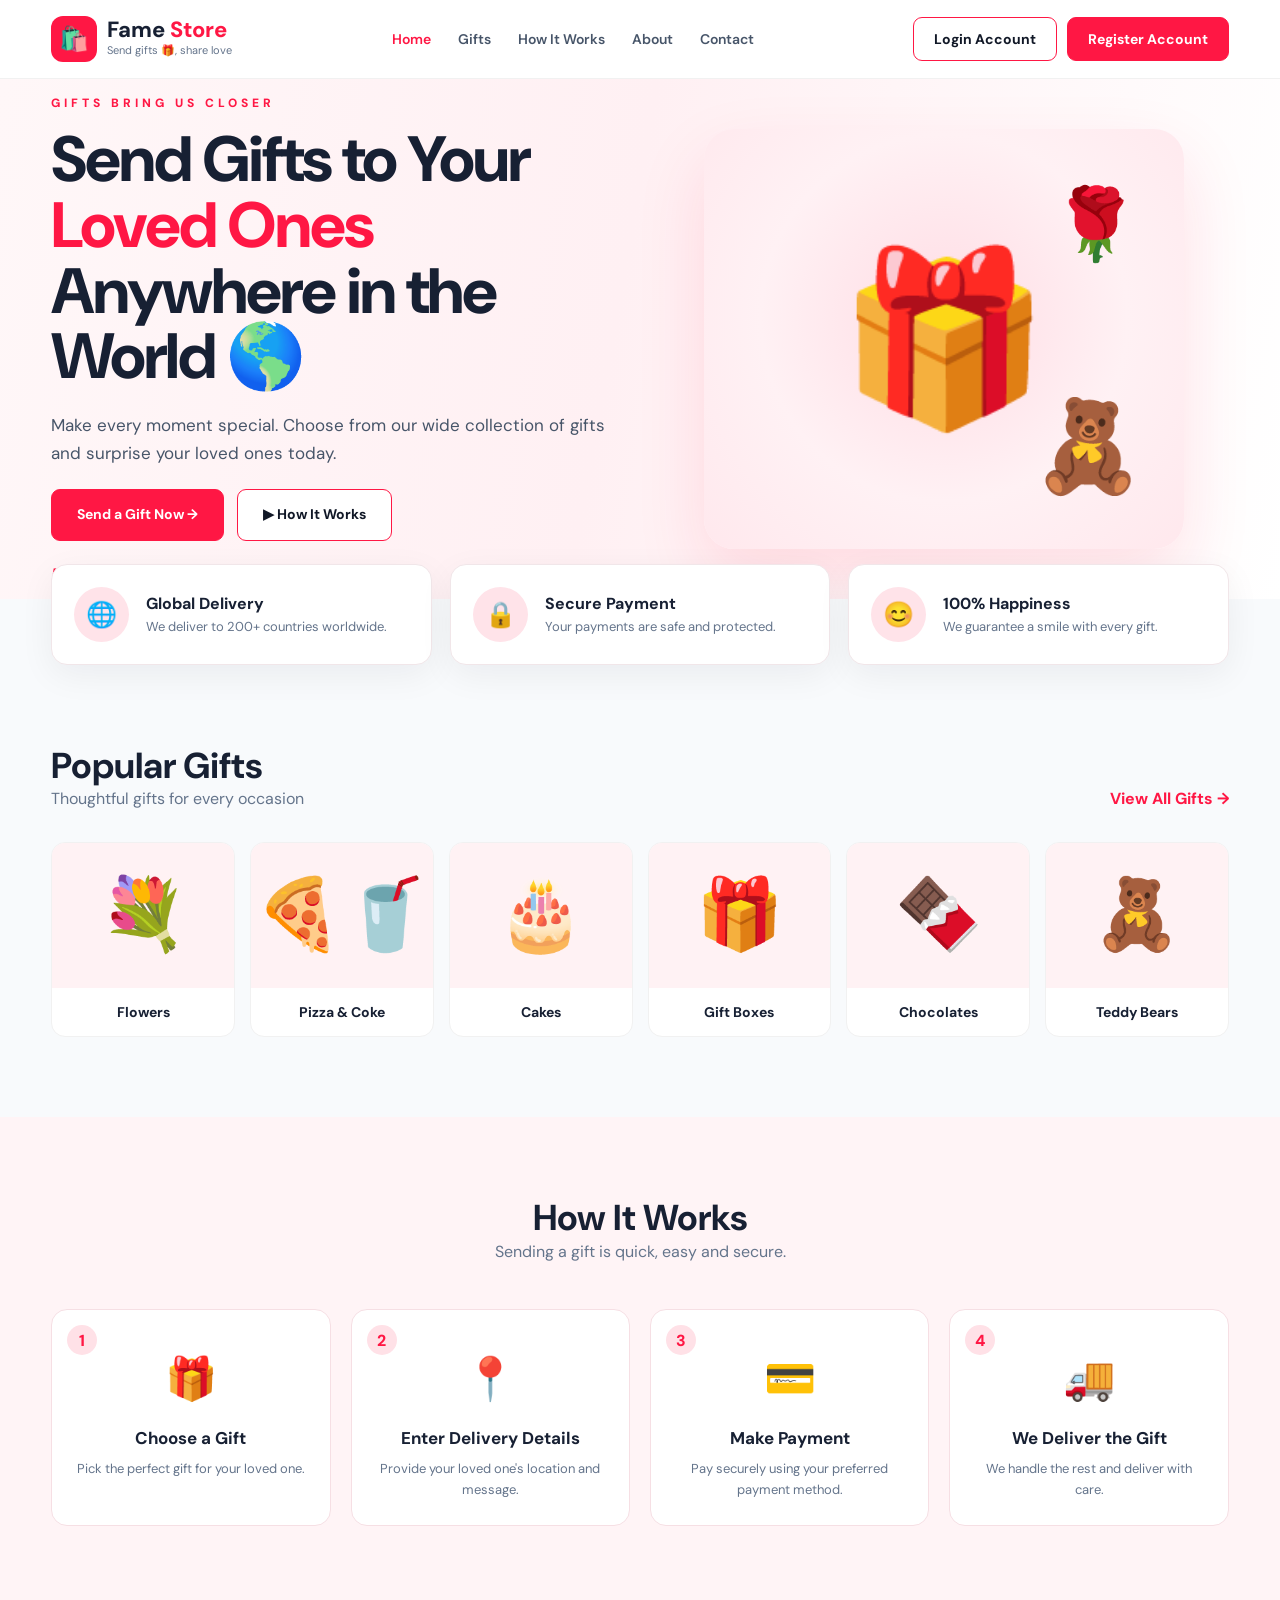
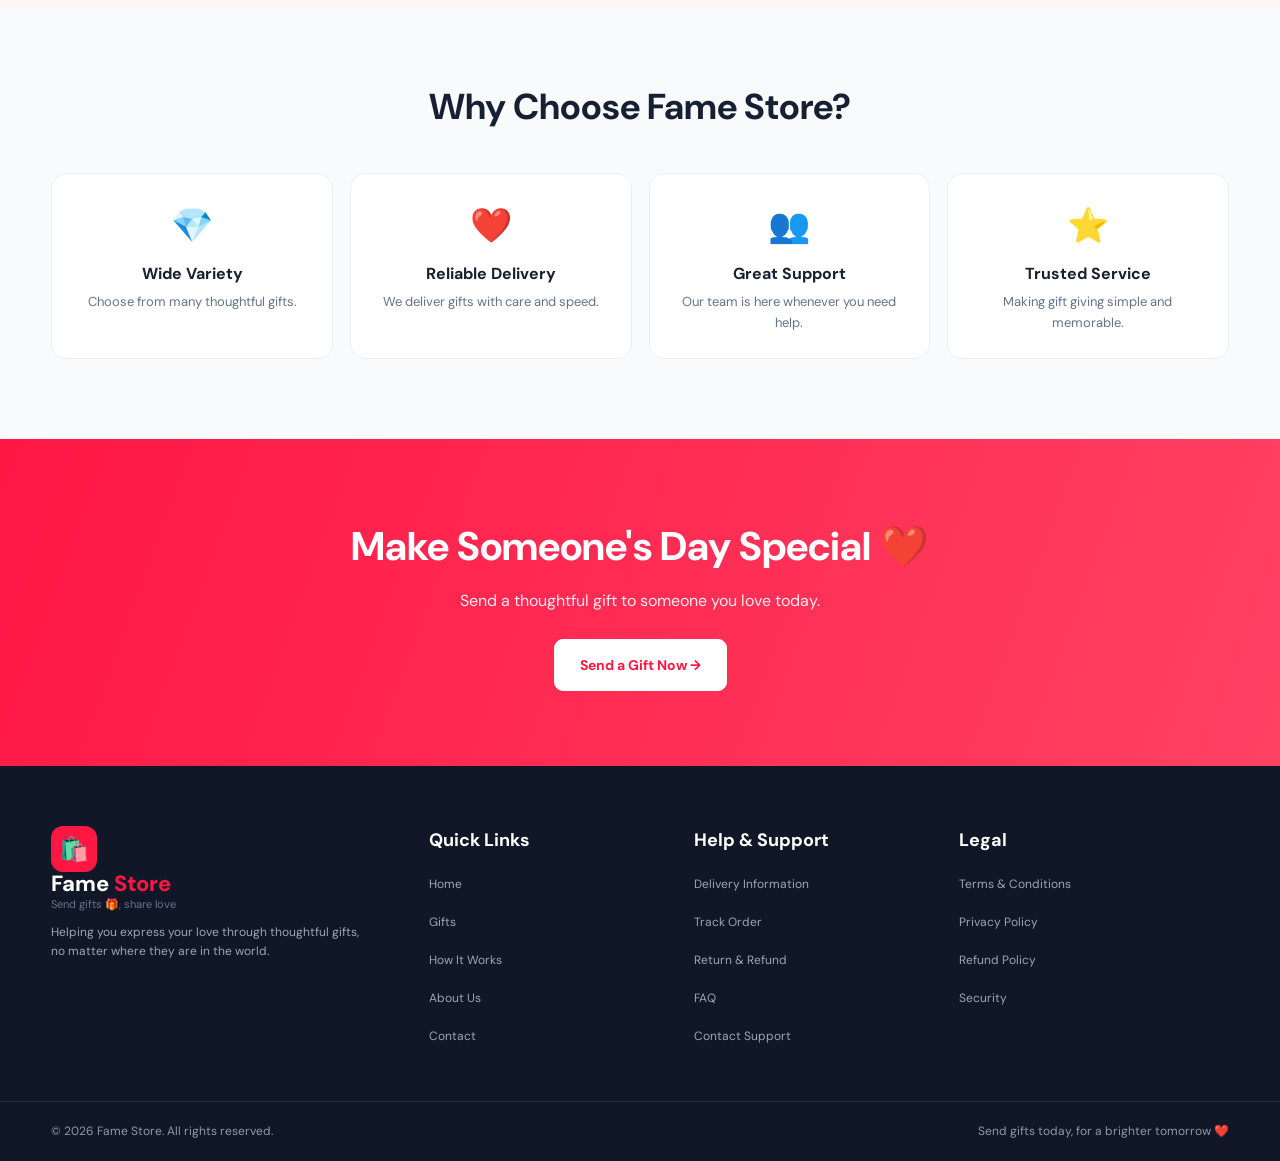
<file: index.html>
<!DOCTYPE html>
<html lang="en">
<head>
    <meta charset="UTF-8">
    <meta name="viewport" content="width=device-width, initial-scale=1.0">

    <title>Fame Store | Send Gifts, Share Love</title>

    <meta
        name="description"
        content="Send gifts to your loved ones anywhere in the world with Fame Store."
    >

    <link rel="stylesheet" href="style.css">

    <!-- Google Font -->
    <link rel="preconnect" href="https://fonts.googleapis.com">
    <link rel="preconnect" href="https://fonts.gstatic.com" crossorigin>
    <link
        href="https://fonts.googleapis.com/css2?family=DM+Sans:wght@400;500;600;700&display=swap"
        rel="stylesheet"
    >
</head>

<body>

    <!-- ================= HEADER ================= -->

    <header class="header">

        <div class="container nav">

            <a href="index.html" class="logo">
                <span class="logo-icon">🛍️</span>

                <div>
                    <strong>Fame <span>Store</span></strong>
                    <small>Send gifts 🎁, share love</small>
                </div>
            </a>

            <nav class="nav-links">
                <a href="index.html" class="active">Home</a>
                <a href="gifts.html">Gifts</a>
                <a href="#how-it-works">How It Works</a>
                <a href="about.html">About</a>
                <a href="contact.html">Contact</a>
            </nav>

            <div class="nav-actions">

                <a href="login.html" class="btn btn-outline">
                    Login Account
                </a>

                <a href="register.html" class="btn btn-primary">
                    Register Account
                </a>

            </div>

            <button class="menu-btn" id="menuBtn">
                ☰
            </button>

        </div>

    </header>


    <!-- ================= MOBILE MENU ================= -->

    <div class="mobile-menu" id="mobileMenu">

        <a href="index.html">Home</a>
        <a href="gifts.html">Gifts</a>
        <a href="#how-it-works">How It Works</a>
        <a href="about.html">About</a>
        <a href="contact.html">Contact</a>

        <div class="mobile-buttons">

            <a href="login.html" class="btn btn-outline">
                Login Account
            </a>

            <a href="register.html" class="btn btn-primary">
                Register Account
            </a>

        </div>

    </div>


    <!-- ================= HERO ================= -->

    <main>

        <section class="hero">

            <div class="container hero-content">

                <div class="hero-text">

                    <span class="hero-label">
                        GIFTS BRING US CLOSER
                    </span>

                    <h1>
                        Send Gifts to Your
                        <span>Loved Ones</span>
                        Anywhere in the World 🌎
                    </h1>

                    <p>
                        Make every moment special. Choose from our wide
                        collection of gifts and surprise your loved ones today.
                    </p>

                    <div class="hero-buttons">

                        <a href="gifts.html" class="btn btn-primary btn-large">
                            Send a Gift Now →
                        </a>

                        <a href="#how-it-works" class="btn btn-outline btn-large">
                            ▶ How It Works
                        </a>

                    </div>

                    <div class="hero-note">
                        More Gifts, Brighter Moments ❤️
                    </div>

                </div>


                <div class="hero-image">

                    <div class="gift-image-placeholder">

                        <div class="gift-emoji">
                            🎁
                        </div>

                        <div class="flower-emoji">
                            🌹
                        </div>

                        <div class="bear-emoji">
                            🧸
                        </div>

                    </div>

                </div>

            </div>

        </section>


        <!-- ================= TRUST FEATURES ================= -->

        <section class="trust-section">

            <div class="container trust-grid">

                <div class="trust-card">

                    <div class="trust-icon">
                        🌐
                    </div>

                    <div>
                        <h3>Global Delivery</h3>

                        <p>
                            We deliver to 200+ countries worldwide.
                        </p>
                    </div>

                </div>


                <div class="trust-card">

                    <div class="trust-icon">
                        🔒
                    </div>

                    <div>
                        <h3>Secure Payment</h3>

                        <p>
                            Your payments are safe and protected.
                        </p>
                    </div>

                </div>


                <div class="trust-card">

                    <div class="trust-icon">
                        😊
                    </div>

                    <div>
                        <h3>100% Happiness</h3>

                        <p>
                            We guarantee a smile with every gift.
                        </p>
                    </div>

                </div>

            </div>

        </section>


        <!-- ================= POPULAR GIFTS ================= -->

        <section class="gifts-section">

            <div class="container">

                <div class="section-heading">

                    <div>
                        <h2>Popular Gifts</h2>

                        <p>
                            Thoughtful gifts for every occasion
                        </p>
                    </div>

                    <a href="gifts.html">
                        View All Gifts →
                    </a>

                </div>


                <div class="gift-grid">

                    <a href="gifts.html?category=flowers" class="gift-card">
                        <div class="gift-card-image">💐</div>
                        <h3>Flowers</h3>
                    </a>

                    <a href="gifts.html?category=pizza" class="gift-card">
                        <div class="gift-card-image">🍕🥤</div>
                        <h3>Pizza & Coke</h3>
                    </a>

                    <a href="gifts.html?category=cakes" class="gift-card">
                        <div class="gift-card-image">🎂</div>
                        <h3>Cakes</h3>
                    </a>

                    <a href="gifts.html?category=gift-boxes" class="gift-card">
                        <div class="gift-card-image">🎁</div>
                        <h3>Gift Boxes</h3>
                    </a>

                    <a href="gifts.html?category=chocolates" class="gift-card">
                        <div class="gift-card-image">🍫</div>
                        <h3>Chocolates</h3>
                    </a>

                    <a href="gifts.html?category=teddy-bears" class="gift-card">
                        <div class="gift-card-image">🧸</div>
                        <h3>Teddy Bears</h3>
                    </a>

                </div>

            </div>

        </section>


        <!-- ================= HOW IT WORKS ================= -->

        <section class="how-section" id="how-it-works">

            <div class="container">

                <div class="section-title">

                    <h2>How It Works</h2>

                    <p>
                        Sending a gift is quick, easy and secure.
                    </p>

                </div>


                <div class="steps">

                    <div class="step">

                        <span class="step-number">1</span>

                        <div class="step-icon">
                            🎁
                        </div>

                        <h3>Choose a Gift</h3>

                        <p>
                            Pick the perfect gift for your loved one.
                        </p>

                    </div>


                    <div class="step">

                        <span class="step-number">2</span>

                        <div class="step-icon">
                            📍
                        </div>

                        <h3>Enter Delivery Details</h3>

                        <p>
                            Provide your loved one's location and message.
                        </p>

                    </div>


                    <div class="step">

                        <span class="step-number">3</span>

                        <div class="step-icon">
                            💳
                        </div>

                        <h3>Make Payment</h3>

                        <p>
                            Pay securely using your preferred payment method.
                        </p>

                    </div>


                    <div class="step">

                        <span class="step-number">4</span>

                        <div class="step-icon">
                            🚚
                        </div>

                        <h3>We Deliver the Gift</h3>

                        <p>
                            We handle the rest and deliver with care.
                        </p>

                    </div>

                </div>

            </div>

        </section>


        <!-- ================= WHY FAME STORE ================= -->

        <section class="why-section">

            <div class="container">

                <div class="section-title">

                    <h2>Why Choose Fame Store?</h2>

                </div>


                <div class="why-grid">

                    <div class="why-card">
                        <div>💎</div>
                        <h3>Wide Variety</h3>
                        <p>Choose from many thoughtful gifts.</p>
                    </div>

                    <div class="why-card">
                        <div>❤️</div>
                        <h3>Reliable Delivery</h3>
                        <p>We deliver gifts with care and speed.</p>
                    </div>

                    <div class="why-card">
                        <div>👥</div>
                        <h3>Great Support</h3>
                        <p>Our team is here whenever you need help.</p>
                    </div>

                    <div class="why-card">
                        <div>⭐</div>
                        <h3>Trusted Service</h3>
                        <p>Making gift giving simple and memorable.</p>
                    </div>

                </div>

            </div>

        </section>


        <!-- ================= CTA ================= -->

        <section class="cta-section">

            <div class="container cta-content">

                <h2>
                    Make Someone's Day Special ❤️
                </h2>

                <p>
                    Send a thoughtful gift to someone you love today.
                </p>

                <a href="gifts.html" class="btn btn-primary btn-large">
                    Send a Gift Now →
                </a>

            </div>

        </section>

    </main>


    <!-- ================= FOOTER ================= -->

    <footer class="footer">

        <div class="container footer-grid">

            <div class="footer-brand">

                <a href="index.html" class="logo">
                    <span class="logo-icon">🛍️</span>

                    <div>
                        <strong>Fame <span>Store</span></strong>
                        <small>Send gifts 🎁, share love</small>
                    </div>
                </a>

                <p>
                    Helping you express your love through thoughtful gifts,
                    no matter where they are in the world.
                </p>

            </div>


            <div class="footer-column">

                <h3>Quick Links</h3>

                <a href="index.html">Home</a>
                <a href="gifts.html">Gifts</a>
                <a href="#how-it-works">How It Works</a>
                <a href="about.html">About Us</a>
                <a href="contact.html">Contact</a>

            </div>


            <div class="footer-column">

                <h3>Help & Support</h3>

                <a href="delivery.html">Delivery Information</a>
                <a href="track-order.html">Track Order</a>
                <a href="refund.html">Return & Refund</a>
                <a href="faq.html">FAQ</a>
                <a href="support.html">Contact Support</a>

            </div>


            <div class="footer-column">

                <h3>Legal</h3>

                <a href="terms.html">Terms & Conditions</a>
                <a href="privacy.html">Privacy Policy</a>
                <a href="refund.html">Refund Policy</a>
                <a href="security.html">Security</a>

            </div>

        </div>


        <div class="footer-bottom">

            <p>
                © 2026 Fame Store. All rights reserved.
            </p>

            <p>
                Send gifts today, for a brighter tomorrow ❤️
            </p>

        </div>

    </footer>


    <!-- ================= JAVASCRIPT ================= -->

    <script>

        const menuBtn = document.getElementById("menuBtn");
        const mobileMenu = document.getElementById("mobileMenu");

        menuBtn.addEventListener("click", () => {
            mobileMenu.classList.toggle("show");
        });

    </script>

</body>
</html>
</file>
<file: style.css>
* {
    margin: 0;
    padding: 0;
    box-sizing: border-box;
}

html {
    scroll-behavior: smooth;
}

body {
    font-family: "DM Sans", sans-serif;
    background: #ffffff;
    color: #111827;
    line-height: 1.6;
}

a {
    text-decoration: none;
    color: inherit;
}

button {
    font-family: inherit;
}

.container {
    width: min(1180px, 92%);
    margin: 0 auto;
}


/* ================= HEADER ================= */

.header {
    position: sticky;
    top: 0;
    z-index: 1000;
    background: rgba(255, 255, 255, 0.96);
    border-bottom: 1px solid #f1f1f1;
    backdrop-filter: blur(12px);
}

.nav {
    min-height: 78px;
    display: flex;
    align-items: center;
    justify-content: space-between;
    gap: 25px;
}

.logo {
    display: flex;
    align-items: center;
    gap: 10px;
}

.logo-icon {
    width: 46px;
    height: 46px;
    display: grid;
    place-items: center;
    background: #ff1744;
    border-radius: 12px;
    font-size: 24px;
}

.logo strong {
    display: block;
    font-size: 22px;
    font-weight: 800;
    line-height: 1.1;
}

.logo strong span {
    color: #ff1744;
}

.logo small {
    display: block;
    font-size: 11px;
    color: #64748b;
}

.nav-links {
    display: flex;
    align-items: center;
    gap: 27px;
}

.nav-links a {
    font-size: 14px;
    font-weight: 600;
    color: #475569;
    transition: 0.3s;
}

.nav-links a:hover,
.nav-links a.active {
    color: #ff1744;
}

.nav-actions {
    display: flex;
    align-items: center;
    gap: 10px;
}


/* ================= BUTTONS ================= */

.btn {
    display: inline-flex;
    align-items: center;
    justify-content: center;
    min-height: 44px;
    padding: 0 20px;
    border-radius: 9px;
    font-size: 14px;
    font-weight: 700;
    transition: 0.3s ease;
    cursor: pointer;
}

.btn-primary {
    background: #ff1744;
    color: white;
    border: 1px solid #ff1744;
}

.btn-primary:hover {
    background: #e90035;
    transform: translateY(-2px);
    box-shadow: 0 10px 25px rgba(255, 23, 68, 0.22);
}

.btn-outline {
    background: white;
    color: #111827;
    border: 1px solid #ff1744;
}

.btn-outline:hover {
    background: #fff1f4;
    color: #ff1744;
}

.btn-large {
    min-height: 52px;
    padding: 0 25px;
}

.menu-btn {
    display: none;
    border: none;
    background: transparent;
    font-size: 26px;
    cursor: pointer;
}


/* ================= MOBILE MENU ================= */

.mobile-menu {
    display: none;
    padding: 20px 5%;
    background: white;
    border-bottom: 1px solid #eee;
}

.mobile-menu a {
    display: block;
    padding: 12px 0;
    font-weight: 600;
}

.mobile-buttons {
    display: flex;
    gap: 10px;
    margin-top: 10px;
}

.mobile-menu.show {
    display: block;
}


/* ================= HERO ================= */

.hero {
    background:
        linear-gradient(
            100deg,
            #fff7f8 0%,
            #fff0f3 48%,
            #ffffff 100%
        );
    overflow: hidden;
}

.hero-content {
    min-height: 520px;
    display: grid;
    grid-template-columns: 1fr 1fr;
    align-items: center;
    gap: 40px;
}

.hero-label {
    display: inline-block;
    margin-bottom: 14px;
    color: #ff1744;
    font-size: 12px;
    font-weight: 800;
    letter-spacing: 4px;
}

.hero h1 {
    max-width: 650px;
    font-size: clamp(42px, 5vw, 67px);
    line-height: 1.03;
    letter-spacing: -2px;
    font-weight: 800;
}

.hero h1 span {
    color: #ff1744;
}

.hero p {
    max-width: 590px;
    margin: 22px 0;
    color: #475569;
    font-size: 17px;
}

.hero-buttons {
    display: flex;
    flex-wrap: wrap;
    gap: 13px;
}

.hero-note {
    margin-top: 20px;
    color: #ff1744;
    font-size: 18px;
    font-style: italic;
    font-weight: 600;
}

.hero-image {
    display: flex;
    justify-content: center;
}

.gift-image-placeholder {
    width: min(480px, 100%);
    height: 420px;
    position: relative;
    display: grid;
    place-items: center;
    border-radius: 30px;
    background:
        radial-gradient(circle at 50% 45%, #ffdce4, #fff1f4 55%, #ffe8ed);
    box-shadow: 0 30px 70px rgba(255, 23, 68, 0.12);
}

.gift-emoji {
    font-size: 170px;
    animation: float 4s ease-in-out infinite;
}

.flower-emoji {
    position: absolute;
    top: 40px;
    right: 45px;
    font-size: 70px;
}

.bear-emoji {
    position: absolute;
    bottom: 30px;
    right: 40px;
    font-size: 90px;
}

@keyframes float {

    0%,
    100% {
        transform: translateY(0);
    }

    50% {
        transform: translateY(-12px);
    }
}


/* ================= TRUST ================= */

.trust-section {
    margin-top: -35px;
    position: relative;
    z-index: 5;
}

.trust-grid {
    display: grid;
    grid-template-columns: repeat(3, 1fr);
    gap: 18px;
}

.trust-card {
    background: white;
    border: 1px solid #f1e6e9;
    border-radius: 16px;
    padding: 22px;
    display: flex;
    align-items: center;
    gap: 17px;
    box-shadow: 0 10px 35px rgba(15, 23, 42, 0.06);
}

.trust-icon {
    width: 55px;
    height: 55px;
    flex-shrink: 0;
    display: grid;
    place-items: center;
    border-radius: 50%;
    background: #ffe3e9;
    font-size: 25px;
}

.trust-card h3 {
    font-size: 16px;
}

.trust-card p {
    color: #64748b;
    font-size: 13px;
}


/* ================= SECTION HEADINGS ================= */

.gifts-section,
.why-section {
    padding: 80px 0;
}

.section-heading {
    display: flex;
    justify-content: space-between;
    align-items: end;
    margin-bottom: 30px;
}

.section-heading h2,
.section-title h2 {
    font-size: 36px;
    line-height: 1.15;
}

.section-heading p,
.section-title p {
    color: #64748b;
}

.section-heading > a {
    color: #ff1744;
    font-weight: 700;
}


/* ================= GIFTS ================= */

.gift-grid {
    display: grid;
    grid-template-columns: repeat(6, 1fr);
    gap: 15px;
}

.gift-card {
    overflow: hidden;
    border: 1px solid #f1f1f1;
    border-radius: 14px;
    background: white;
    transition: 0.3s ease;
    text-align: center;
}

.gift-card:hover {
    transform: translateY(-7px);
    box-shadow: 0 15px 35px rgba(15, 23, 42, 0.1);
}

.gift-card-image {
    height: 145px;
    display: grid;
    place-items: center;
    background: #fff2f4;
    font-size: 70px;
}

.gift-card h3 {
    padding: 13px 8px;
    font-size: 14px;
}


/* ================= HOW IT WORKS ================= */

.how-section {
    padding: 80px 0;
    background: #fff4f6;
}

.section-title {
    text-align: center;
    margin-bottom: 45px;
}

.steps {
    display: grid;
    grid-template-columns: repeat(4, 1fr);
    gap: 20px;
}

.step {
    position: relative;
    background: white;
    padding: 35px 22px 25px;
    border-radius: 16px;
    text-align: center;
    border: 1px solid #f6dfe4;
}

.step-number {
    position: absolute;
    top: 15px;
    left: 15px;
    width: 30px;
    height: 30px;
    display: grid;
    place-items: center;
    border-radius: 50%;
    background: #ffe1e7;
    color: #ff1744;
    font-weight: 800;
}

.step-icon {
    font-size: 42px;
    margin-bottom: 12px;
}

.step h3 {
    font-size: 17px;
    margin-bottom: 7px;
}

.step p {
    color: #64748b;
    font-size: 13px;
}


/* ================= WHY CHOOSE US ================= */

.why-grid {
    display: grid;
    grid-template-columns: repeat(4, 1fr);
    gap: 17px;
}

.why-card {
    padding: 25px 18px;
    border: 1px solid #eee;
    border-radius: 15px;
    background: white;
    text-align: center;
    transition: 0.3s;
}

.why-card:hover {
    border-color: #ffc3cf;
    transform: translateY(-4px);
}

.why-card > div {
    font-size: 34px;
    margin-bottom: 8px;
}

.why-card h3 {
    font-size: 16px;
    margin-bottom: 5px;
}

.why-card p {
    color: #64748b;
    font-size: 13px;
}


/* ================= CTA ================= */

.cta-section {
    padding: 75px 0;
    background: linear-gradient(110deg, #ff1744, #ff4164);
    color: white;
    text-align: center;
}

.cta-content h2 {
    font-size: 40px;
    margin-bottom: 10px;
}

.cta-content p {
    margin-bottom: 25px;
    opacity: 0.9;
}

.cta-section .btn-primary {
    background: white;
    color: #ff1744;
    border-color: white;
}

.cta-section .btn-primary:hover {
    background: #fff0f3;
}


/* ================= FOOTER ================= */

.footer {
    background: #101827;
    color: white;
    padding-top: 60px;
}

.footer-grid {
    display: grid;
    grid-template-columns: 1.5fr repeat(3, 1fr);
    gap: 45px;
    padding-bottom: 45px;
}

.footer .logo strong {
    color: white;
}

.footer-brand p {
    max-width: 320px;
    margin-top: 18px;
    color: #a9b2c1;
    font-size: 14px;
}

.footer-column {
    display: flex;
    flex-direction: column;
    gap: 10px;
}

.footer-column h3 {
    margin-bottom: 8px;
    font-size: 15px;
}

.footer-column a {
    color: #a9b2c1;
    font-size: 13px;
    transition: 0.3s;
}

.footer-column a:hover {
    color: #ff496b;
}

.footer-bottom {
    border-top: 1px solid #273143;
    padding: 20px 4%;
    display: flex;
    justify-content: space-between;
    gap: 20px;
    color: #8e99aa;
    font-size: 12px;
}


/* ================= RESPONSIVE ================= */

@media (max-width: 1000px) {

    .nav-links {
        display: none;
    }

    .menu-btn {
        display: block;
    }

    .hero-content {
        grid-template-columns: 1fr;
        padding: 70px 0;
    }

    .hero-text {
        text-align: center;
    }

    .hero-text p {
        margin-left: auto;
        margin-right: auto;
    }

    .hero-buttons {
        justify-content: center;
    }

    .hero-image {
        margin-top: 20px;
    }

    .gift-grid {
        grid-template-columns: repeat(3, 1fr);
    }

    .steps {
        grid-template-columns: repeat(2, 1fr);
    }

    .why-grid {
        grid-template-columns: repeat(2, 1fr);
    }

    .footer-grid {
        grid-template-columns: repeat(2, 1fr);
    }
}


@media (max-width: 700px) {

    .nav {
        min-height: 68px;
    }

    .nav-actions {
        display: none;
    }

    .logo strong {
        font-size: 19px;
    }

    .logo small {
        font-size: 9px;
    }

    .logo-icon {
        width: 40px;
        height: 40px;
        font-size: 20px;
    }

    .hero-content {
        padding: 55px 0;
    }

    .hero h1 {
        font-size: 42px;
        letter-spacing: -1.5px;
    }

    .hero p {
        font-size: 15px;
    }

    .gift-image-placeholder {
        height: 320px;
    }

    .gift-emoji {
        font-size: 120px;
    }

    .flower-emoji {
        font-size: 50px;
    }

    .bear-emoji {
        font-size: 65px;
    }

    .trust-section {
        margin-top: 0;
        padding-top: 20px;
    }

    .trust-grid {
        grid-template-columns: 1fr;
    }

    .section-heading {
        align-items: start;
        flex-direction: column;
        gap: 10px;
    }

    .section-heading h2,
    .section-title h2 {
        font-size: 30px;
    }

    .gift-grid {
        grid-template-columns: repeat(2, 1fr);
    }

    .gift-card-image {
        height: 125px;
    }

    .steps {
        grid-template-columns: 1fr;
    }

    .why-grid {
        grid-template-columns: 1fr;
    }

    .cta-content h2 {
        font-size: 30px;
    }

    .footer-grid {
        grid-template-columns: 1fr;
        gap: 30px;
    }

    .footer-bottom {
        flex-direction: column;
        text-align: center;
    }

    .mobile-buttons {
        flex-direction: column;
    }
}


@media (max-width: 430px) {

    .hero h1 {
        font-size: 35px;
    }

    .hero-buttons {
        flex-direction: column;
    }

    .hero-buttons .btn {
        width: 100%;
    }

    .gift-grid {
        gap: 10px;
    }

    .gift-card-image {
        height: 110px;
        font-size: 55px;
    }
   }
/* ================= AUTH PAGES ================= */

.auth-page {
    min-height: 100vh;
    background:
        radial-gradient(
            circle at top left,
            #ffe5eb,
            transparent 35%
        ),
        #fff7f8;
    display: flex;
    justify-content: center;
    align-items: center;
    padding: 40px 20px;
}

.auth-container {
    width: min(450px, 100%);
}

.auth-logo {
    display: flex;
    align-items: center;
    justify-content: center;
    gap: 10px;
    margin-bottom: 25px;
}

.auth-logo strong {
    display: block;
    font-size: 25px;
    line-height: 1.1;
}

.auth-logo strong span {
    color: #ff1744;
}

.auth-logo small {
    color: #64748b;
    font-size: 11px;
}

.auth-card {
    background: #ffffff;
    border: 1px solid #f3dfe4;
    border-radius: 20px;
    padding: 35px;
    box-shadow: 0 20px 60px rgba(15, 23, 42, 0.08);
}

.auth-header {
    text-align: center;
    margin-bottom: 28px;
}

.auth-header h1 {
    font-size: 32px;
    margin-bottom: 7px;
}

.auth-header p {
    color: #64748b;
    font-size: 14px;
}

.form-group {
    margin-bottom: 18px;
}

.form-group label {
    display: block;
    margin-bottom: 7px;
    font-size: 14px;
    font-weight: 700;
}

.form-group input {
    width: 100%;
    height: 50px;
    padding: 0 15px;
    border: 1px solid #dfe3e8;
    border-radius: 9px;
    outline: none;
    font-family: inherit;
    font-size: 14px;
    transition: 0.2s;
}

.form-group input:focus {
    border-color: #ff1744;
    box-shadow: 0 0 0 3px rgba(255, 23, 68, 0.08);
}

.terms {
    display: flex;
    align-items: flex-start;
    gap: 9px;
    margin: 5px 0 18px;
    color: #64748b;
    font-size: 12px;
}

.terms input {
    margin-top: 3px;
    accent-color: #ff1744;
}

.terms a {
    color: #ff1744;
    font-weight: 600;
}

.auth-button {
    width: 100%;
    height: 52px;
    border: none;
    font-size: 15px;
}

.auth-footer {
    text-align: center;
    margin-top: 22px;
    font-size: 14px;
    color: #64748b;
}

.auth-footer a {
    color: #ff1744;
    font-weight: 700;
}

.back-home {
    display: block;
    text-align: center;
    margin-top: 20px;
    color: #64748b;
    font-size: 13px;
}

.back-home:hover {
    color: #ff1744;
}

.form-error,
.form-success {
    padding: 11px;
    border-radius: 8px;
    margin-bottom: 15px;
    font-size: 13px;
    text-align: center;
}

.form-error {
    background: #fff0f2;
    color: #d90429;
}

.form-success {
    background: #ecfdf3;
    color: #087443;
}


@media (max-width: 500px) {

    .auth-page {
        padding: 25px 15px;
    }

    .auth-card {
        padding: 25px 20px;
    }

    .auth-header h1 {
        font-size: 28px;
    }
}
/* ================= LOGIN OPTIONS ================= */

.login-options {
    display: flex;
    align-items: center;
    justify-content: space-between;
    margin: -3px 0 18px;
    font-size: 12px;
}

.login-options label {
    display: flex;
    align-items: center;
    gap: 7px;
    color: #64748b;
}

.login-options input {
    accent-color: #ff1744;
}

.login-options a {
    color: #ff1744;
    font-weight: 700;
}

.login-options a:hover {
    text-decoration: underline;
}
/* =====================================================
   FAME STORE CUSTOMER DASHBOARD
===================================================== */

.dashboard-page {
    background: #f8fafc;
    color: #111827;
}


/* ================= DASHBOARD HEADER ================= */

.dashboard-header {
    background: #ffffff;
    border-bottom: 1px solid #edf0f3;
    position: sticky;
    top: 0;
    z-index: 1000;
}

.dashboard-container {
    width: min(1180px, 92%);
    margin: 0 auto;
}

.dashboard-nav {
    min-height: 75px;
    display: flex;
    align-items: center;
    justify-content: space-between;
    gap: 20px;
}

.dashboard-logo {
    display: flex;
    align-items: center;
    gap: 10px;
}

.dashboard-logo strong {
    display: block;
    font-size: 21px;
    line-height: 1.1;
}

.dashboard-logo strong span {
    color: #ff1744;
}

.dashboard-logo small {
    display: block;
    color: #64748b;
    font-size: 10px;
}

.dashboard-user {
    display: flex;
    align-items: center;
    gap: 10px;
}

.user-avatar {
    width: 43px;
    height: 43px;
    border-radius: 50%;
    display: grid;
    place-items: center;
    background: #ffe1e7;
    color: #ff1744;
    font-size: 17px;
    font-weight: 800;
}

.user-name-area strong {
    display: block;
    font-size: 14px;
}

.user-name-area small {
    display: block;
    color: #64748b;
    font-size: 11px;
}


/* ================= MAIN ================= */

.dashboard-main {
    padding: 45px 0 80px;
}


/* ================= WELCOME ================= */

.dashboard-welcome {
    margin-bottom: 28px;
}

.welcome-label {
    margin-bottom: 7px;
    color: #ff1744;
    font-size: 11px;
    font-weight: 800;
    letter-spacing: 2px;
}

.dashboard-welcome h1 {
    font-size: clamp(28px, 4vw, 42px);
    line-height: 1.15;
    margin-bottom: 8px;
}

.dashboard-welcome h1 span {
    color: #ff1744;
}

.dashboard-welcome > div > p:last-child {
    color: #64748b;
}


/* ================= BALANCE ================= */

.balance-card {
    min-height: 180px;
    padding: 30px;
    margin-bottom: 40px;
    display: flex;
    align-items: center;
    justify-content: space-between;
    gap: 25px;
    border-radius: 20px;
    background:
        linear-gradient(
            120deg,
            #fff0f3,
            #ffffff
        );
    border: 1px solid #f4dce2;
    box-shadow: 0 12px 35px rgba(15, 23, 42, 0.05);
}

.balance-info span {
    display: block;
    color: #64748b;
    font-size: 13px;
    font-weight: 600;
    margin-bottom: 5px;
}

.balance-info h2 {
    font-size: 38px;
    line-height: 1.1;
    margin-bottom: 7px;
}

.balance-info small {
    color: #94a3b8;
    font-size: 12px;
}

.dashboard-deposit-btn {
    min-height: 48px;
    padding: 0 25px;
    display: inline-flex;
    align-items: center;
    justify-content: center;
    border-radius: 10px;
    background: #ff1744;
    color: white;
    font-size: 14px;
    font-weight: 700;
    transition: 0.3s;
}

.dashboard-deposit-btn:hover {
    background: #e90035;
    transform: translateY(-2px);
    box-shadow: 0 10px 25px rgba(255, 23, 68, 0.2);
}


/* ================= QUICK ACTIONS ================= */

.quick-section {
    margin-bottom: 55px;
}

.dashboard-section-title {
    margin-bottom: 20px;
}

.dashboard-section-title h2 {
    font-size: 25px;
    margin-bottom: 4px;
}

.dashboard-section-title p {
    color: #64748b;
    font-size: 13px;
}

.quick-grid {
    display: grid;
    grid-template-columns: repeat(4, 1fr);
    gap: 14px;
}

.quick-card {
    min-height: 145px;
    padding: 20px;
    display: flex;
    flex-direction: column;
    align-items: flex-start;
    justify-content: center;
    border: 1px solid #e9edf1;
    border-radius: 15px;
    background: white;
    color: #111827;
    text-align: left;
    cursor: pointer;
    transition: 0.3s ease;
}

.quick-card:hover {
    border-color: #ffc1cc;
    transform: translateY(-4px);
    box-shadow: 0 12px 30px rgba(15, 23, 42, 0.07);
}

.quick-icon {
    width: 45px;
    height: 45px;
    display: grid;
    place-items: center;
    margin-bottom: 13px;
    border-radius: 12px;
    background: #fff0f3;
    font-size: 21px;
}

.quick-card strong {
    font-size: 14px;
    margin-bottom: 3px;
}

.quick-card span {
    color: #94a3b8;
    font-size: 11px;
}

.logout-card {
    font-family: inherit;
}


/* ================= COUNTRY ================= */

.country-section {
    padding: 35px;
    border-radius: 20px;
    background: #ffffff;
    border: 1px solid #e9edf1;
    box-shadow: 0 10px 30px rgba(15, 23, 42, 0.04);
}

.country-heading {
    margin-bottom: 25px;
}

.country-heading h2 {
    font-size: 28px;
    margin-bottom: 7px;
}

.country-heading p:last-child {
    color: #64748b;
    font-size: 13px;
}

.country-grid {
    display: grid;
    grid-template-columns: repeat(4, 1fr);
    gap: 12px;
}

.country-card {
    min-height: 82px;
    padding: 15px;
    display: flex;
    align-items: center;
    gap: 12px;
    border: 1px solid #e8ebef;
    border-radius: 12px;
    background: #ffffff;
    cursor: pointer;
    font-family: inherit;
    text-align: left;
    transition: 0.25s ease;
}

.country-card:hover {
    border-color: #ff9bad;
    background: #fff7f8;
    transform: translateY(-2px);
}

.country-card.selected {
    border-color: #ff1744;
    background: #fff0f3;
    box-shadow: 0 0 0 2px rgba(255, 23, 68, 0.08);
}

.country-card span {
    font-size: 28px;
}

.country-card strong {
    font-size: 13px;
}

.other-country-card {
    justify-content: center;
    flex-direction: column;
    gap: 2px;
    text-align: center;
}

.other-country-card span {
    font-size: 20px;
    color: #ff1744;
    letter-spacing: 2px;
}


/* ================= SELECTED COUNTRY ================= */

.selected-country {
    margin-top: 20px;
    padding: 15px 18px;
    display: flex;
    align-items: center;
    gap: 8px;
    border-radius: 10px;
    background: #fff0f3;
    color: #475569;
    font-size: 13px;
}

.selected-country strong {
    color: #ff1744;
}

.selected-country button {
    margin-left: auto;
    padding: 9px 15px;
    border: none;
    border-radius: 7px;
    background: #ff1744;
    color: white;
    font-family: inherit;
    font-size: 12px;
    font-weight: 700;
    cursor: pointer;
}


/* ================= OTHER COUNTRY FORM ================= */

.other-country-form {
    margin-top: 25px;
    padding: 25px;
    border-radius: 15px;
    background: #fff7f8;
    border: 1px solid #f4dce2;
}

.other-country-form h3 {
    font-size: 18px;
    margin-bottom: 5px;
}

.other-country-form > p {
    color: #64748b;
    font-size: 13px;
    margin-bottom: 18px;
}

.other-country-input {
    display: flex;
    gap: 10px;
}

.other-country-input input {
    flex: 1;
    height: 48px;
    padding: 0 14px;
    border: 1px solid #dfe3e8;
    border-radius: 9px;
    outline: none;
    font-family: inherit;
    font-size: 14px;
}

.other-country-input input:focus {
    border-color: #ff1744;
}


/* ================= DASHBOARD FOOTER ================= */

.dashboard-footer {
    background: #101827;
    color: white;
    padding-top: 55px;
}

.footer-dashboard-grid {
    display: grid;
    grid-template-columns: repeat(4, 1fr);
    gap: 40px;
    padding-bottom: 45px;
}

.dashboard-footer-column {
    display: flex;
    flex-direction: column;
    gap: 11px;
}

.dashboard-footer-column h3 {
    margin-bottom: 6px;
    font-size: 15px;
}

.dashboard-footer-column a {
    color: #a9b2c1;
    font-size: 13px;
    transition: 0.25s;
}

.dashboard-footer-column a:hover {
    color: #ff496b;
}

.secure-item {
    display: flex;
    align-items: center;
    gap: 10px;
}

.secure-item span {
    font-size: 19px;
}

.secure-item p {
    color: #a9b2c1;
    font-size: 13px;
}

.dashboard-footer-bottom {
    border-top: 1px solid #273143;
}

.dashboard-footer-bottom .dashboard-container {
    min-height: 65px;
    display: flex;
    align-items: center;
    justify-content: space-between;
    gap: 20px;
}

.dashboard-footer-bottom p {
    color: #8e99aa;
    font-size: 12px;
}


/* ================= RESPONSIVE ================= */

@media (max-width: 1000px) {

    .quick-grid {
        grid-template-columns: repeat(2, 1fr);
    }

    .country-grid {
        grid-template-columns: repeat(3, 1fr);
    }

    .footer-dashboard-grid {
        grid-template-columns: repeat(2, 1fr);
    }

}


@media (max-width: 700px) {

    .dashboard-main {
        padding: 30px 0 55px;
    }

    .dashboard-user {
        display: none;
    }

    .balance-card {
        padding: 22px;
        align-items: flex-start;
        flex-direction: column;
    }

    .balance-info h2 {
        font-size: 32px;
    }

    .dashboard-deposit-btn {
        width: 100%;
    }

    .quick-grid {
        grid-template-columns: repeat(2, 1fr);
    }

    .country-section {
        padding: 22px 17px;
    }

    .country-heading h2 {
        font-size: 23px;
    }

    .country-grid {
        grid-template-columns: repeat(2, 1fr);
    }

    .country-card {
        min-height: 70px;
        padding: 12px;
    }

    .country-card span {
        font-size: 23px;
    }

    .country-card strong {
        font-size: 12px;
    }

    .selected-country {
        align-items: flex-start;
        flex-wrap: wrap;
    }

    .selected-country button {
        width: 100%;
        margin: 5px 0 0;
    }

    .other-country-input {
        flex-direction: column;
    }

    .other-country-input .btn {
        width: 100%;
    }

    .footer-dashboard-grid {
        grid-template-columns: 1fr 1fr;
        gap: 30px;
    }

    .dashboard-footer-bottom .dashboard-container {
        min-height: 90px;
        flex-direction: column;
        justify-content: center;
        text-align: center;
    }

}


@media (max-width: 430px) {

    .dashboard-logo strong {
        font-size: 18px;
    }

    .dashboard-welcome h1 {
        font-size: 28px;
    }

    .quick-grid {
        gap: 9px;
    }

    .quick-card {
        min-height: 130px;
        padding: 15px;
    }

    .quick-card strong {
        font-size: 13px;
    }

    .country-grid {
        gap: 8px;
    }

    .country-card {
        flex-direction: column;
        justify-content: center;
        text-align: center;
        gap: 4px;
    }

    .footer-dashboard-grid {
        grid-template-columns: 1fr;
    }

}
/* =========================================================
   FAME STORE - GLOBAL STYLES
========================================================= */

* {
    margin: 0;
    padding: 0;
    box-sizing: border-box;
}

html {
    scroll-behavior: smooth;
}

body {
    font-family: "DM Sans", sans-serif;
    color: #172033;
    background: #f8fafc;
}

a {
    text-decoration: none;
    color: inherit;
}

button,
input,
textarea,
select {
    font-family: inherit;
}

button {
    cursor: pointer;
}


/* =========================================================
   DASHBOARD
========================================================= */

.dashboard-page {
    background: #f8fafc;
    color: #111827;
}

.dashboard-container {
    width: min(1180px, 92%);
    margin: 0 auto;
}


/* Header */

.dashboard-header {
    background: #ffffff;
    border-bottom: 1px solid #edf0f3;
    position: sticky;
    top: 0;
    z-index: 1000;
}

.dashboard-nav {
    min-height: 75px;
    display: flex;
    align-items: center;
    justify-content: space-between;
    gap: 20px;
}

.dashboard-logo {
    display: flex;
    align-items: center;
    gap: 10px;
}

.dashboard-logo strong {
    display: block;
    font-size: 21px;
    line-height: 1.1;
}

.dashboard-logo strong span {
    color: #ed1761;
}

.dashboard-logo small {
    display: block;
    color: #64748b;
    font-size: 10px;
}

.dashboard-user {
    display: flex;
    align-items: center;
    gap: 10px;
}

.user-avatar {
    width: 43px;
    height: 43px;
    border-radius: 50%;
    display: grid;
    place-items: center;
    background: #ffe1e7;
    color: #ed1761;
    font-size: 17px;
    font-weight: 800;
}

.user-name-area strong {
    display: block;
    font-size: 14px;
}

.user-name-area small {
    display: block;
    color: #64748b;
    font-size: 11px;
}


/* Dashboard main */

.dashboard-main {
    padding: 45px 0 80px;
}


/* Welcome */

.dashboard-welcome {
    margin-bottom: 28px;
}

.welcome-label {
    margin-bottom: 7px;
    color: #ed1761;
    font-size: 11px;
    font-weight: 800;
    letter-spacing: 2px;
}

.dashboard-welcome h1 {
    font-size: clamp(28px, 4vw, 42px);
    line-height: 1.15;
    margin-bottom: 8px;
}

.dashboard-welcome h1 span {
    color: #ed1761;
}

.dashboard-welcome > div > p:last-child {
    color: #64748b;
}


/* Balance */

.balance-card {
    min-height: 180px;
    padding: 30px;
    margin-bottom: 40px;
    display: flex;
    align-items: center;
    justify-content: space-between;
    gap: 25px;
    border-radius: 20px;
    background: linear-gradient(
        120deg,
        #fff0f3,
        #ffffff
    );
    border: 1px solid #f4dce2;
    box-shadow: 0 12px 35px rgba(15, 23, 42, 0.05);
}

.balance-info span {
    display: block;
    color: #64748b;
    font-size: 13px;
    font-weight: 600;
    margin-bottom: 5px;
}

.balance-info h2 {
    font-size: 38px;
    line-height: 1.1;
    margin-bottom: 7px;
}

.balance-info small {
    color: #94a3b8;
    font-size: 12px;
}

.dashboard-deposit-btn {
    min-height: 48px;
    padding: 0 25px;
    display: inline-flex;
    align-items: center;
    justify-content: center;
    border-radius: 10px;
    background: #ed1761;
    color: white;
    font-size: 14px;
    font-weight: 700;
    transition: 0.3s;
}

.dashboard-deposit-btn:hover {
    background: #d90d53;
    transform: translateY(-2px);
}


/* Quick actions */

.quick-section {
    margin-bottom: 55px;
}

.dashboard-section-title {
    margin-bottom: 20px;
}

.dashboard-section-title h2 {
    font-size: 25px;
    margin-bottom: 4px;
}

.dashboard-section-title p {
    color: #64748b;
    font-size: 13px;
}

.quick-grid {
    display: grid;
    grid-template-columns: repeat(4, 1fr);
    gap: 14px;
}

.quick-card {
    min-height: 145px;
    padding: 20px;
    display: flex;
    flex-direction: column;
    align-items: flex-start;
    justify-content: center;
    border: 1px solid #e9edf1;
    border-radius: 15px;
    background: white;
    color: #111827;
    text-align: left;
    cursor: pointer;
    transition: 0.3s ease;
}

.quick-card:hover {
    border-color: #ffc1cc;
    transform: translateY(-4px);
    box-shadow: 0 12px 30px rgba(15, 23, 42, 0.07);
}

.quick-icon {
    width: 45px;
    height: 45px;
    display: grid;
    place-items: center;
    margin-bottom: 13px;
    border-radius: 12px;
    background: #fff0f3;
    font-size: 21px;
}

.quick-card strong {
    font-size: 14px;
    margin-bottom: 3px;
}

.quick-card span {
    color: #94a3b8;
    font-size: 11px;
}

.logout-card {
    font-family: inherit;
}


/* Country section */

.country-section {
    padding: 35px;
    border-radius: 20px;
    background: #ffffff;
    border: 1px solid #e9edf1;
    box-shadow: 0 10px 30px rgba(15, 23, 42, 0.04);
}

.country-heading {
    margin-bottom: 25px;
}

.country-heading h2 {
    font-size: 28px;
    margin-bottom: 7px;
}

.country-heading p:last-child {
    color: #64748b;
    font-size: 13px;
}

.country-grid {
    display: grid;
    grid-template-columns: repeat(4, 1fr);
    gap: 12px;
}

.country-card {
    min-height: 82px;
    padding: 15px;
    display: flex;
    align-items: center;
    gap: 12px;
    border: 1px solid #e8ebef;
    border-radius: 12px;
    background: #ffffff;
    cursor: pointer;
    font-family: inherit;
    text-align: left;
    transition: 0.25s ease;
}

.country-card:hover {
    border-color: #ff9bad;
    background: #fff7f8;
    transform: translateY(-2px);
}

.country-card.selected {
    border-color: #ed1761;
    background: #fff0f3;
}

.country-card span {
    font-size: 28px;
}

.country-card strong {
    font-size: 13px;
}

.other-country-card {
    justify-content: center;
    flex-direction: column;
    gap: 2px;
    text-align: center;
}

.other-country-card span {
    font-size: 20px;
    color: #ed1761;
    letter-spacing: 2px;
}


/* Selected country */

.selected-country {
    margin-top: 20px;
    padding: 15px 18px;
    display: flex;
    align-items: center;
    gap: 8px;
    border-radius: 10px;
    background: #fff0f3;
    color: #475569;
    font-size: 13px;
}

.selected-country strong {
    color: #ed1761;
}

.selected-country button {
    margin-left: auto;
    padding: 9px 15px;
    border: none;
    border-radius: 7px;
    background: #ed1761;
    color: white;
    font-size: 12px;
    font-weight: 700;
}


/* Other country */

.other-country-form {
    margin-top: 25px;
    padding: 25px;
    border-radius: 15px;
    background: #fff7f8;
    border: 1px solid #f4dce2;
}

.other-country-form h3 {
    font-size: 18px;
    margin-bottom: 5px;
}

.other-country-form > p {
    color: #64748b;
    font-size: 13px;
    margin-bottom: 18px;
}

.other-country-input {
    display: flex;
    gap: 10px;
}

.other-country-input input {
    flex: 1;
    height: 48px;
    padding: 0 14px;
    border: 1px solid #dfe3e8;
    border-radius: 9px;
    outline: none;
    font-size: 14px;
}

.other-country-input input:focus {
    border-color: #ed1761;
}


/* Dashboard footer */

.dashboard-footer {
    background: #101827;
    color: white;
    padding-top: 55px;
}

.footer-dashboard-grid {
    display: grid;
    grid-template-columns: repeat(4, 1fr);
    gap: 40px;
    padding-bottom: 45px;
}

.dashboard-footer-column {
    display: flex;
    flex-direction: column;
    gap: 11px;
}

.dashboard-footer-column h3 {
    margin-bottom: 6px;
    font-size: 15px;
}

.dashboard-footer-column a {
    color: #a9b2c1;
    font-size: 13px;
}

.dashboard-footer-column a:hover {
    color: #ff496b;
}

.secure-item {
    display: flex;
    align-items: center;
    gap: 10px;
}

.secure-item span {
    font-size: 19px;
}

.secure-item p {
    color: #a9b2c1;
    font-size: 13px;
}

.dashboard-footer-bottom {
    border-top: 1px solid #273143;
}

.dashboard-footer-bottom .dashboard-container {
    min-height: 65px;
    display: flex;
    align-items: center;
    justify-content: space-between;
}

.dashboard-footer-bottom p {
    color: #8e99aa;
    font-size: 12px;
}


/* =========================================================
   GIFTS PAGE
========================================================= */

.gifts-page {
    background: #f8fafc;
    color: #172033;
}

.gifts-container {
    width: min(1180px, 92%);
    margin: 0 auto;
}


/* Gifts header */

.gifts-header {
    background: #ffffff;
    border-bottom: 1px solid #edf0f4;
    position: sticky;
    top: 0;
    z-index: 1000;
}

.gifts-nav {
    min-height: 76px;
    display: flex;
    align-items: center;
    justify-content: space-between;
}

.gifts-logo {
    display: flex;
    align-items: center;
    gap: 10px;
    color: #172033;
}

.gifts-logo-icon {
    font-size: 30px;
}

.gifts-logo strong {
    display: block;
    font-size: 20px;
    line-height: 1.1;
}

.gifts-logo strong span {
    color: #ed1761;
}

.gifts-logo small {
    display: block;
    margin-top: 3px;
    color: #64748b;
    font-size: 10px;
}

.back-dashboard {
    padding: 10px 16px;
    border: 1px solid #e4e8ed;
    border-radius: 9px;
    color: #172033;
    font-size: 13px;
    font-weight: 700;
    transition: 0.25s;
}

.back-dashboard:hover {
    border-color: #ed1761;
    color: #ed1761;
}


/* Gifts main */

.gifts-main {
    padding: 55px 0 80px;
}


/* Intro */

.gifts-intro {
    max-width: 720px;
    margin: 0 auto 35px;
    text-align: center;
}

.destination-label {
    display: inline-block;
    margin-bottom: 12px;
    color: #ed1761;
    font-size: 11px;
    font-weight: 800;
    letter-spacing: 2px;
}

.gifts-intro h1 {
    margin: 0 0 12px;
    font-size: clamp(30px, 5vw, 46px);
    line-height: 1.12;
}

.gifts-intro h1 span {
    color: #ed1761;
}

.gifts-intro p {
    margin: 0;
    color: #64748b;
    font-size: 15px;
}


/* Category */

.gift-category-bar {
    display: flex;
    justify-content: center;
    gap: 10px;
    margin-bottom: 45px;
}

.category-btn {
    padding: 11px 20px;
    border: 1px solid #e4e8ed;
    border-radius: 30px;
    background: #ffffff;
    color: #64748b;
    font-size: 13px;
    font-weight: 700;
}

.category-btn.active {
    border-color: #ed1761;
    background: #ed1761;
    color: #ffffff;
}

.category-btn:disabled {
    opacity: 0.5;
    cursor: not-allowed;
}


/* Products heading */

.products-heading {
    display: flex;
    align-items: flex-end;
    justify-content: space-between;
    gap: 20px;
    margin-bottom: 20px;
}

.products-heading h2 {
    margin: 0 0 5px;
    font-size: 28px;
}

.products-heading p {
    margin: 0;
    color: #64748b;
    font-size: 13px;
}

.products-heading > span {
    color: #94a3b8;
    font-size: 12px;
    font-weight: 700;
}


/* Products grid */

.products-grid {
    display: grid;
    grid-template-columns: repeat(2, 1fr);
    gap: 24px;
}


/* Product card */

.gift-product-card {
    overflow: hidden;
    background: #ffffff;
    border: 1px solid #e7ebef;
    border-radius: 20px;
    box-shadow: 0 10px 30px rgba(15, 23, 42, 0.045);
    transition: 0.3s ease;
}

.gift-product-card:hover {
    transform: translateY(-5px);
    box-shadow: 0 18px 40px rgba(15, 23, 42, 0.09);
}


/* Product image */

.product-photo-area {
    height: 390px;
    position: relative;
    overflow: hidden;
    background: #f8f8f8;
}

.product-main-image {
    width: 100%;
    height: 100%;
    display: block;
    object-fit: cover;
    transition: transform 0.4s ease;
}

.gift-product-card:hover .product-main-image {
    transform: scale(1.025);
}

.delivery-badge {
    position: absolute;
    top: 15px;
    left: 15px;
    padding: 8px 11px;
    border-radius: 20px;
    background: #ffffff;
    color: #172033;
    font-size: 11px;
    font-weight: 800;
    box-shadow: 0 5px 20px rgba(0, 0, 0, 0.08);
}


/* Product information */

.gift-product-info {
    padding: 24px;
}

.product-type {
    color: #ed1761;
    font-size: 10px;
    font-weight: 800;
    letter-spacing: 1.3px;
    text-transform: uppercase;
}

.gift-product-info h3 {
    margin: 7px 0 9px;
    font-size: 21px;
}

.product-description {
    min-height: 42px;
    margin: 0 0 20px;
    color: #64748b;
    font-size: 13px;
    line-height: 1.6;
}


/* Options */

.product-options {
    margin-bottom: 22px;
}

.product-options > span {
    display: block;
    margin-bottom: 8px;
    color: #64748b;
    font-size: 11px;
    font-weight: 700;
}

.option-buttons {
    display: flex;
    gap: 8px;
}

.flower-option {
    width: 39px;
    height: 39px;
    padding: 0;
    border: 1px solid #e1e5ea;
    border-radius: 50%;
    background: #ffffff;
    font-size: 17px;
    cursor: pointer;
    transition: 0.2s;
}

.flower-option:hover {
    transform: scale(1.08);
}

.flower-option.active {
    border: 2px solid #ed1761;
    box-shadow: 0 0 0 3px rgba(237, 23, 97, 0.08);
}


/* Price */

.product-price-row {
    padding-top: 18px;
    display: flex;
    align-items: flex-end;
    justify-content: space-between;
    gap: 15px;
    border-top: 1px solid #edf0f3;
}

.product-price small {
    display: block;
    margin-bottom: 4px;
    color: #94a3b8;
    font-size: 10px;
}

.product-price strong {
    display: block;
    font-size: 20px;
}


/* Send button */

.send-gift-button {
    min-height: 45px;
    padding: 0 17px;
    border: none;
    border-radius: 9px;
    background: #ed1761;
    color: #ffffff;
    font-size: 12px;
    font-weight: 800;
    cursor: pointer;
    transition: 0.25s;
}

.send-gift-button:hover {
    background: #d90d53;
    transform: translateY(-2px);
    box-shadow: 0 8px 20px rgba(237, 23, 97, 0.2);
}


/* Delivery information */

.gift-info-box {
    margin-top: 35px;
    padding: 22px;
    display: flex;
    align-items: center;
    gap: 15px;
    border: 1px solid #f3d9e2;
    border-radius: 15px;
    background: #fff7f9;
}

.info-box-icon {
    width: 48px;
    height: 48px;
    flex: 0 0 48px;
    display: grid;
    place-items: center;
    border-radius: 12px;
    background: #ffffff;
    font-size: 23px;
}

.gift-info-box h3 {
    margin: 0 0 4px;
    font-size: 15px;
}

.gift-info-box h3 span {
    color: #ed1761;
}

.gift-info-box p {
    margin: 0;
    color: #64748b;
    font-size: 12px;
}


/* =========================================================
   OTHER COUNTRIES - NOT AVAILABLE YET
========================================================= */

.country-unavailable {
    max-width: 650px;
    margin: 20px auto 0;
    padding: 60px 30px;
    text-align: center;
    background: #ffffff;
    border: 1px solid #e7ebef;
    border-radius: 20px;
    box-shadow: 0 10px 30px rgba(15, 23, 42, 0.05);
}

.unavailable-icon {
    width: 75px;
    height: 75px;
    margin: 0 auto 20px;
    display: grid;
    place-items: center;
    border-radius: 50%;
    background: #fff0f3;
    font-size: 35px;
}

.country-unavailable h2 {
    margin-bottom: 10px;
    font-size: 25px;
}

.country-unavailable p {
    margin-bottom: 8px;
    color: #64748b;
    font-size: 13px;
    line-height: 1.6;
}

.country-unavailable strong {
    color: #ed1761;
}

.back-to-countries {
    display: inline-flex;
    margin-top: 20px;
    padding: 12px 20px;
    border-radius: 9px;
    background: #ed1761;
    color: #ffffff;
    font-size: 12px;
    font-weight: 800;
    transition: 0.25s;
}

.back-to-countries:hover {
    background: #d90d53;
    transform: translateY(-2px);
}


/* =========================================================
   GIFTS FOOTER
========================================================= */

.gifts-footer {
    padding-top: 50px;
    background: #101827;
    color: #ffffff;
}

.footer-grid {
    display: grid;
    grid-template-columns: 1.5fr 1fr 1fr 1.2fr;
    gap: 40px;
    padding-bottom: 45px;
}

.footer-grid h3 {
    margin: 0 0 10px;
    font-size: 18px;
}

.footer-grid h4 {
    margin: 0 0 8px;
    font-size: 14px;
}

.footer-grid p {
    margin: 0 0 8px;
    color: #9ba6b6;
    font-size: 12px;
    line-height: 1.6;
}

.footer-grid a {
    display: block;
    margin-bottom: 9px;
    color: #9ba6b6;
    font-size: 12px;
}

.footer-grid a:hover {
    color: #ff4e83;
}

.gifts-footer-bottom {
    padding: 20px;
    border-top: 1px solid #263143;
    text-align: center;
}

.gifts-footer-bottom p {
    margin: 0;
    color: #7f8b9d;
    font-size: 11px;
}


/* =========================================================
   RESPONSIVE - DASHBOARD
========================================================= */

@media (max-width: 1000px) {

    .quick-grid {
        grid-template-columns: repeat(2, 1fr);
    }

    .country-grid {
        grid-template-columns: repeat(3, 1fr);
    }

    .footer-dashboard-grid {
        grid-template-columns: repeat(2, 1fr);
    }

}


/* =========================================================
   RESPONSIVE - GIFTS
========================================================= */

@media (max-width: 850px) {

    .products-grid {
        grid-template-columns: 1fr;
    }

    .product-photo-area {
        height: 430px;
    }

    .footer-grid {
        grid-template-columns: repeat(2, 1fr);
    }

}


@media (max-width: 700px) {

    .dashboard-main {
        padding: 30px 0 55px;
    }

    .dashboard-user {
        display: none;
    }

    .balance-card {
        padding: 22px;
        align-items: flex-start;
        flex-direction: column;
    }

    .balance-info h2 {
        font-size: 32px;
    }

    .dashboard-deposit-btn {
        width: 100%;
    }

    .quick-grid {
        grid-template-columns: repeat(2, 1fr);
    }

    .country-section {
        padding: 22px 17px;
    }

    .country-heading h2 {
        font-size: 23px;
    }

    .country-grid {
        grid-template-columns: repeat(2, 1fr);
    }

    .country-card {
        min-height: 70px;
        padding: 12px;
    }

    .country-card span {
        font-size: 23px;
    }

    .country-card strong {
        font-size: 12px;
    }

    .selected-country {
        align-items: flex-start;
        flex-wrap: wrap;
    }

    .selected-country button {
        width: 100%;
        margin: 5px 0 0;
    }

    .other-country-input {
        flex-direction: column;
    }

    .other-country-input .btn {
        width: 100%;
    }

    .dashboard-footer-bottom .dashboard-container {
        min-height: 90px;
        flex-direction: column;
        justify-content: center;
        text-align: center;
    }

    /* Gifts mobile */

    .gifts-main {
        padding: 35px 0 55px;
    }

    .gifts-nav {
        min-height: 68px;
    }

    .gifts-logo strong {
        font-size: 18px;
    }

    .back-dashboard {
        padding: 8px 11px;
        font-size: 11px;
    }

    .gifts-intro h1 {
        font-size: 31px;
    }

    .gifts-intro p {
        font-size: 13px;
    }

    .gift-category-bar {
        overflow-x: auto;
        justify-content: flex-start;
        padding-bottom: 5px;
        margin-bottom: 32px;
    }

    .category-btn {
        white-space: nowrap;
    }

    .products-heading h2 {
        font-size: 23px;
    }

    .products-grid {
        gap: 17px;
    }

    .product-photo-area {
        height: 350px;
    }

    .gift-product-info {
        padding: 19px;
    }

    .gift-product-info h3 {
        font-size: 19px;
    }

    .product-price-row {
        align-items: stretch;
        flex-direction: column;
    }

    .send-gift-button {
        width: 100%;
    }

    .gift-info-box {
        align-items: flex-start;
    }

    .country-unavailable {
        padding: 45px 20px;
    }

    .footer-grid {
        grid-template-columns: 1fr 1fr;
        gap: 30px 20px;
    }

}


@media (max-width: 430px) {

    .dashboard-logo strong {
        font-size: 18px;
    }

    .dashboard-welcome h1 {
        font-size: 28px;
    }

    .quick-grid {
        gap: 9px;
    }

    .quick-card {
        min-height: 130px;
        padding: 15px;
    }

    .quick-card strong {
        font-size: 13px;
    }

    .country-grid {
        gap: 8px;
    }

    .country-card {
        flex-direction: column;
        justify-content: center;
        text-align: center;
        gap: 4px;
    }

    .footer-dashboard-grid {
        grid-template-columns: 1fr;
    }

    /* Gifts */

    .gifts-logo small {
        display: none;
    }

    .gifts-logo-icon {
        font-size: 25px;
    }

    .gifts-intro h1 {
        font-size: 28px;
    }

    .product-photo-area {
        height: 320px;
    }

    .gift-product-info {
        padding: 17px;
    }

    .footer-grid {
        grid-template-columns: 1fr;
    }

}
/* =========================================================
   FAME STORE - DEPOSIT PAGE
========================================================= */

.deposit-page {
    background: #f8fafc;
    color: #172033;
}

.deposit-container {
    width: min(900px, 92%);
    margin: 0 auto;
}


/* Header */

.deposit-header {
    background: #ffffff;
    border-bottom: 1px solid #edf0f4;
    position: sticky;
    top: 0;
    z-index: 1000;
}

.deposit-nav {
    min-height: 75px;
    display: flex;
    align-items: center;
    justify-content: space-between;
}

.deposit-logo {
    display: flex;
    align-items: center;
    gap: 10px;
}

.deposit-logo > span {
    font-size: 29px;
}

.deposit-logo strong {
    display: block;
    font-size: 20px;
}

.deposit-logo strong b {
    color: #ed1761;
}

.deposit-logo small {
    display: block;
    color: #64748b;
    font-size: 10px;
}

.deposit-back {
    padding: 10px 16px;
    border: 1px solid #e2e7ec;
    border-radius: 9px;
    font-size: 12px;
    font-weight: 700;
}

.deposit-back:hover {
    border-color: #ed1761;
    color: #ed1761;
}


/* Main */

.deposit-main {
    min-height: 75vh;
    padding: 55px 0 80px;
}


/* Intro */

.deposit-intro {
    margin-bottom: 30px;
    text-align: center;
}

.deposit-label {
    color: #ed1761;
    font-size: 10px;
    font-weight: 800;
    letter-spacing: 2px;
}

.deposit-intro h1 {
    margin: 9px 0;
    font-size: 34px;
}

.deposit-intro p {
    color: #64748b;
    font-size: 13px;
}


/* Bank account */

.bank-account-card {
    padding: 30px;
    border: 1px solid #e7ebef;
    border-radius: 20px;
    background: #ffffff;
    box-shadow: 0 12px 35px rgba(15, 23, 42, 0.06);
}

.bank-card-top {
    padding-bottom: 22px;
    display: flex;
    align-items: center;
    justify-content: space-between;
    border-bottom: 1px solid #edf0f3;
}

.bank-label {
    color: #94a3b8;
    font-size: 10px;
    font-weight: 800;
    letter-spacing: 1.5px;
}

.bank-card-top h2 {
    margin-top: 6px;
    font-size: 24px;
}

.bank-icon {
    width: 52px;
    height: 52px;
    display: grid;
    place-items: center;
    border-radius: 14px;
    background: #fff0f3;
    font-size: 25px;
}


/* Bank details */

.bank-detail {
    padding: 20px 0;
    border-bottom: 1px solid #edf0f3;
}

.bank-detail > span {
    display: block;
    margin-bottom: 7px;
    color: #64748b;
    font-size: 11px;
    font-weight: 600;
}

.bank-detail > strong {
    font-size: 17px;
}

.bank-detail-row {
    display: flex;
    align-items: center;
    justify-content: space-between;
    gap: 15px;
}

.bank-detail-row strong {
    font-size: 24px;
    letter-spacing: 1px;
}

.bank-detail-row button {
    padding: 8px 14px;
    border: 1px solid #ed1761;
    border-radius: 7px;
    background: #ffffff;
    color: #ed1761;
    font-size: 11px;
    font-weight: 800;
}

.bank-detail-row button:hover {
    background: #ed1761;
    color: #ffffff;
}


/* Notice */

.deposit-notice {
    margin: 22px 0;
    padding: 15px;
    display: flex;
    align-items: flex-start;
    gap: 10px;
    border-radius: 10px;
    background: #fff8e8;
}

.deposit-notice > span {
    font-size: 18px;
}

.deposit-notice p {
    margin: 0;
    color: #80651d;
    font-size: 11px;
    line-height: 1.6;
}


/* Paid button */

.paid-button {
    width: 100%;
    min-height: 50px;
    border: none;
    border-radius: 10px;
    background: #ed1761;
    color: #ffffff;
    font-size: 14px;
    font-weight: 800;
    transition: 0.25s;
}

.paid-button:hover {
    background: #d90d53;
    transform: translateY(-2px);
}


/* Payment form */

.payment-form-card {
    margin-top: 25px;
    padding: 30px;
    border: 1px solid #e7ebef;
    border-radius: 20px;
    background: #ffffff;
    box-shadow: 0 12px 35px rgba(15, 23, 42, 0.05);
}

.form-heading {
    margin-bottom: 25px;
}

.form-heading > span {
    color: #ed1761;
    font-size: 10px;
    font-weight: 800;
    letter-spacing: 1.5px;
}

.form-heading h2 {
    margin: 6px 0;
    font-size: 24px;
}

.form-heading p {
    color: #64748b;
    font-size: 12px;
}


/* Form */

.form-group {
    margin-bottom: 18px;
}

.form-group label {
    display: block;
    margin-bottom: 7px;
    color: #334155;
    font-size: 12px;
    font-weight: 700;
}

.form-group input {
    width: 100%;
    height: 49px;
    padding: 0 14px;
    border: 1px solid #dfe4e9;
    border-radius: 9px;
    outline: none;
    background: #ffffff;
    color: #172033;
    font-size: 13px;
}

.form-group input:focus {
    border-color: #ed1761;
    box-shadow: 0 0 0 3px rgba(237, 23, 97, 0.08);
}


/* Amount */

.amount-input {
    display: flex;
    align-items: center;
    border: 1px solid #dfe4e9;
    border-radius: 9px;
    overflow: hidden;
}

.amount-input:focus-within {
    border-color: #ed1761;
    box-shadow: 0 0 0 3px rgba(237, 23, 97, 0.08);
}

.amount-input > span {
    padding-left: 14px;
    color: #64748b;
    font-size: 15px;
    font-weight: 700;
}

.amount-input input {
    border: none;
    box-shadow: none;
}

.amount-input input:focus {
    box-shadow: none;
}


/* Submit */

.submit-deposit-button {
    width: 100%;
    min-height: 50px;
    margin-top: 5px;
    border: none;
    border-radius: 10px;
    background: #ed1761;
    color: #ffffff;
    font-size: 13px;
    font-weight: 800;
}

.submit-deposit-button:hover {
    background: #d90d53;
}


/* Success */

.deposit-success {
    padding: 20px 0 5px;
    text-align: center;
}

.success-icon {
    width: 65px;
    height: 65px;
    margin: 0 auto 17px;
    display: grid;
    place-items: center;
    border-radius: 50%;
    background: #e9f9ef;
    color: #1c9c4b;
    font-size: 30px;
    font-weight: 800;
}

.deposit-success h2 {
    margin-bottom: 8px;
    font-size: 23px;
}

.deposit-success p {
    max-width: 450px;
    margin: 0 auto 20px;
    color: #64748b;
    font-size: 12px;
    line-height: 1.6;
}

.success-dashboard-button {
    display: inline-flex;
    padding: 12px 20px;
    border-radius: 9px;
    background: #ed1761;
    color: #ffffff;
    font-size: 12px;
    font-weight: 800;
}


/* Footer */

.deposit-footer {
    padding-top: 45px;
    background: #101827;
    color: #ffffff;
}

.deposit-footer-grid {
    display: grid;
    grid-template-columns: 1.5fr 1fr 1fr 1.2fr;
    gap: 30px;
    padding-bottom: 40px;
}

.deposit-footer h3,
.deposit-footer h4 {
    margin-bottom: 10px;
}

.deposit-footer h3 {
    font-size: 17px;
}

.deposit-footer h4 {
    font-size: 13px;
}

.deposit-footer p,
.deposit-footer a {
    color: #98a4b5;
    font-size: 11px;
}

.deposit-footer a {
    display: block;
    margin-bottom: 8px;
}

.deposit-footer-bottom {
    padding: 18px;
    border-top: 1px solid #273143;
    text-align: center;
}


/* Mobile */

@media (max-width: 650px) {

    .deposit-main {
        padding: 35px 0 55px;
    }

    .deposit-intro h1 {
        font-size: 28px;
    }

    .bank-account-card,
    .payment-form-card {
        padding: 21px;
    }

    .bank-detail-row strong {
        font-size: 19px;
    }

    .deposit-footer-grid {
        grid-template-columns: 1fr 1fr;
    }

}


@media (max-width: 430px) {

    .deposit-logo small {
        display: none;
    }

    .deposit-logo strong {
        font-size: 18px;
    }

    .deposit-back {
        padding: 8px 10px;
        font-size: 11px;
    }

    .bank-detail-row {
        align-items: flex-start;
        flex-direction: column;
    }

    .bank-detail-row button {
        width: 100%;
    }

    .deposit-footer-grid {
        grid-template-columns: 1fr;
    }

}
</file>
